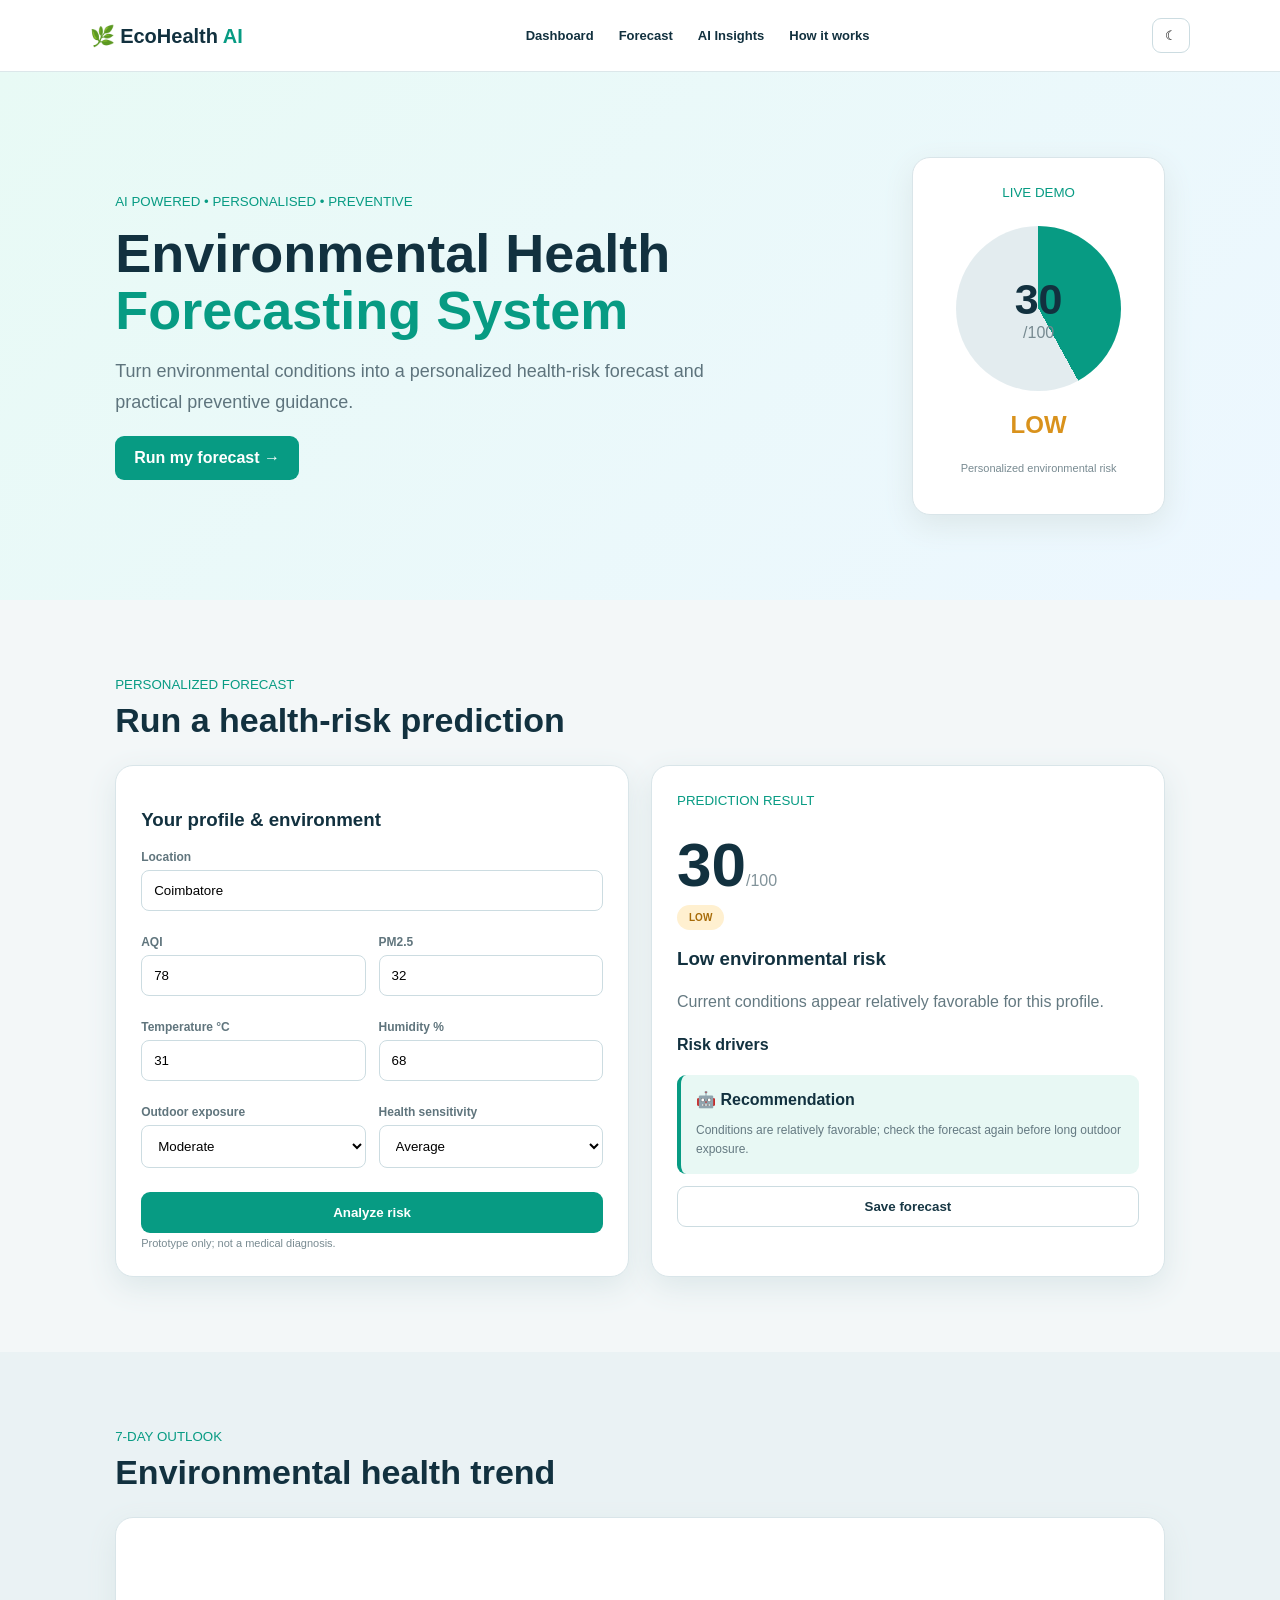
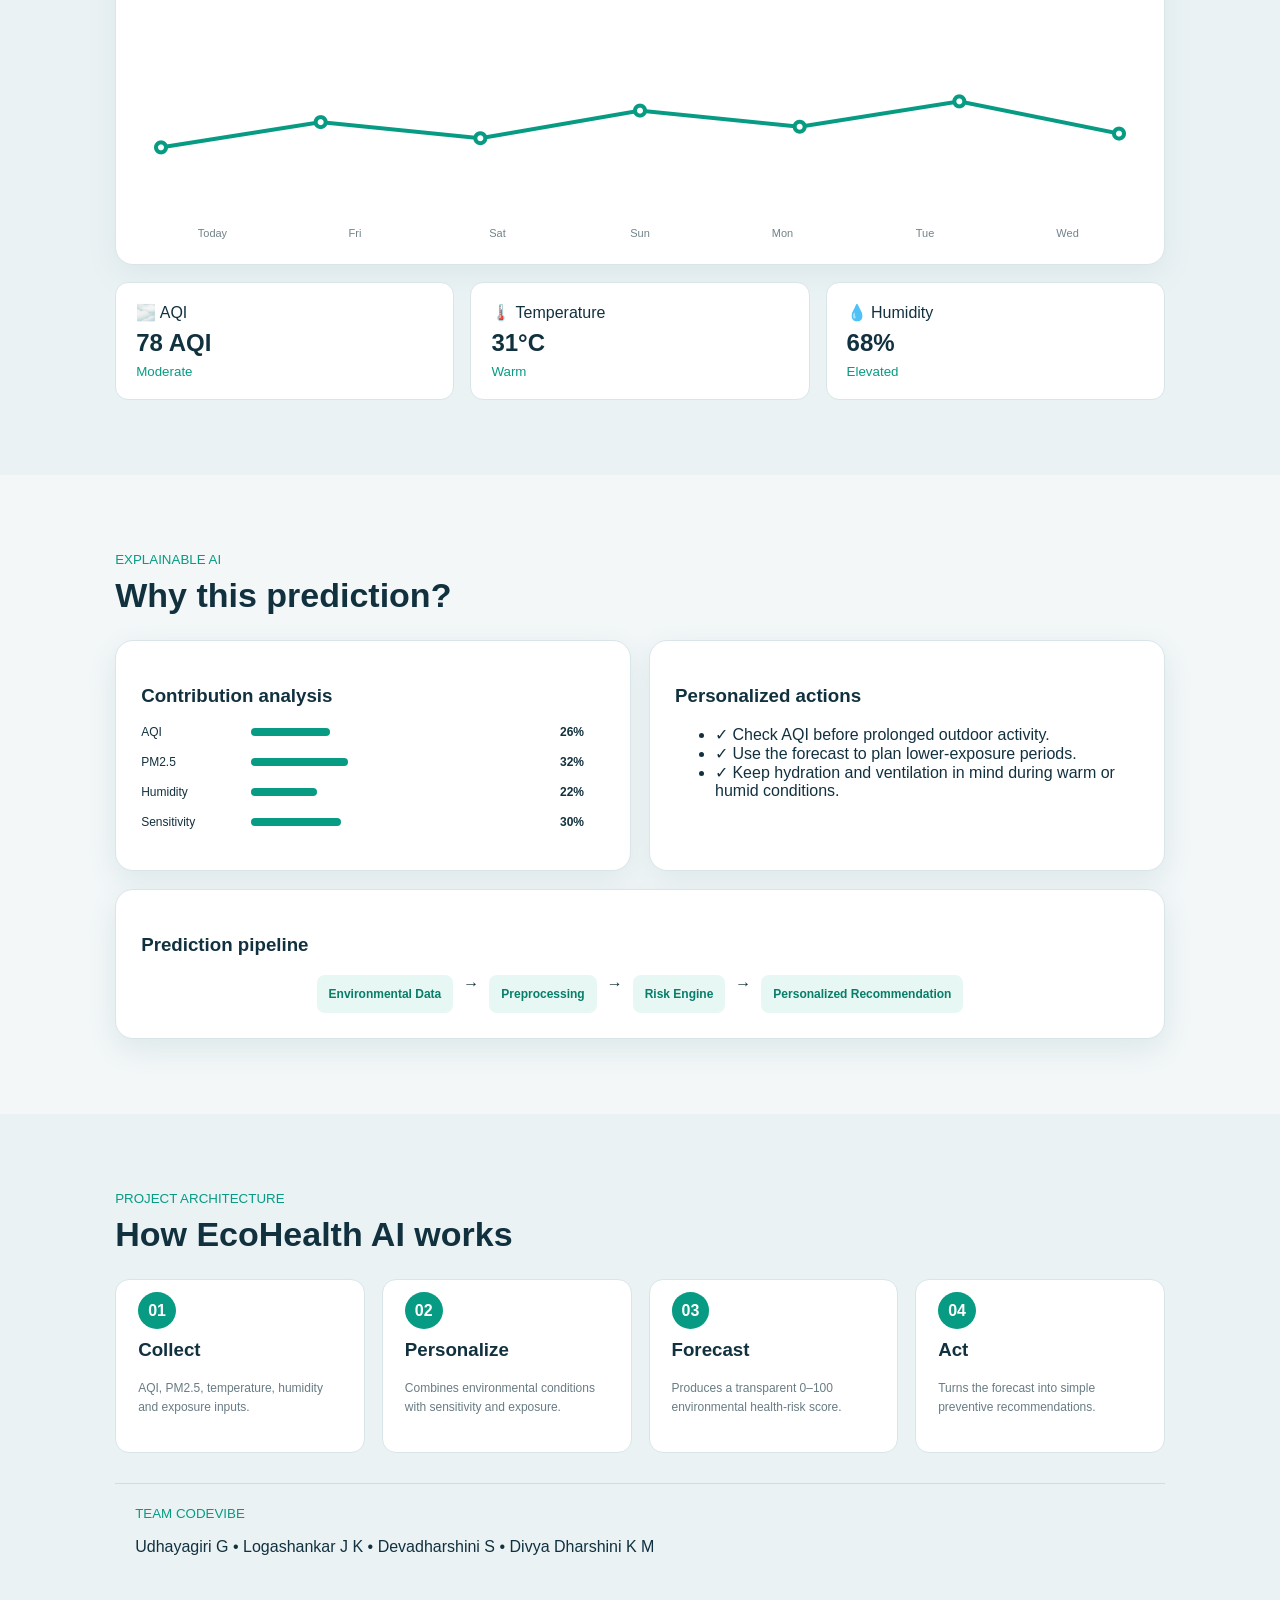
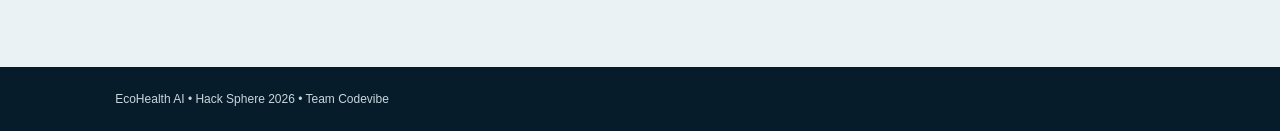
<file: index.html>
<!doctype html><html><head><meta charset="utf-8"><meta name="viewport" content="width=device-width,initial-scale=1"><title>EcoHealth AI</title><link rel="stylesheet" href="style.css"></head><body>
<header><b>🌿 EcoHealth <span>AI</span></b><nav><a href="#dashboard">Dashboard</a><a href="#forecast">Forecast</a><a href="#insights">AI Insights</a><a href="#about">How it works</a></nav><button id="theme">☾</button></header>
<section class="hero"><div><small>AI POWERED • PERSONALISED • PREVENTIVE</small><h1>Environmental Health<br><em>Forecasting System</em></h1><p>Turn environmental conditions into a personalized health-risk forecast and practical preventive guidance.</p><a href="#predict" class="btn">Run my forecast →</a></div><div class="heroCard"><small>LIVE DEMO</small><div class="circle"><strong id="heroScore">42</strong><span>/100</span></div><h2 id="heroRisk">Moderate</h2><p>Personalized environmental risk</p></div></section>

<main>
<section id="predict"><div class="title"><small>PERSONALIZED FORECAST</small><h2>Run a health-risk prediction</h2></div><div class="grid">
<form class="card" id="form"><h3>Your profile & environment</h3>
<label>Location<input id="location" value="Coimbatore"></label>
<div class="two"><label>AQI<input id="aqi" type="number" value="78" min="0" max="500"></label><label>PM2.5<input id="pm" type="number" value="32" min="0" max="300"></label></div>
<div class="two"><label>Temperature °C<input id="temp" type="number" value="31"></label><label>Humidity %<input id="hum" type="number" value="68"></label></div>
<div class="two"><label>Outdoor exposure<select id="exposure"><option value=".7">Low</option><option value="1" selected>Moderate</option><option value="1.3">High</option></select></label><label>Health sensitivity<select id="sensitivity"><option value=".8">Low</option><option value="1" selected>Average</option><option value="1.25">Respiratory</option><option value="1.35">High</option></select></label></div>
<button class="btn full">Analyze risk</button><small class="note">Prototype only; not a medical diagnosis.</small></form>

<div class="card result"><small>PREDICTION RESULT</small><div class="score"><strong id="score">42</strong><span>/100</span></div><div id="badge" class="badge">MODERATE</div><h3 id="message">Moderate environmental risk</h3><p id="desc">The current environment suggests moderate exposure-related risk for this profile.</p><h4>Risk drivers</h4><div id="drivers"></div><div class="recommend"><b>🤖 Recommendation</b><p id="rec">Limit prolonged outdoor exposure during peak pollution hours.</p></div><button id="save" class="secondary full" type="button">Save forecast</button></div></div></section>

<section class="alt" id="forecast"><div class="title"><small>7-DAY OUTLOOK</small><h2>Environmental health trend</h2></div><div class="card"><canvas id="chart"></canvas><div class="days"><span>Today</span><span>Fri</span><span>Sat</span><span>Sun</span><span>Mon</span><span>Tue</span><span>Wed</span></div></div><div class="stats"><div class="stat">🌫️ AQI <b id="aqiStat">78</b><small id="aqiText">Moderate</small></div><div class="stat">🌡️ Temperature <b id="tempStat">31°C</b><small>Warm</small></div><div class="stat">💧 Humidity <b id="humStat">68%</b><small>Elevated</small></div></div></section>

<section id="insights"><div class="title"><small>EXPLAINABLE AI</small><h2>Why this prediction?</h2></div><div class="insights"><div class="card"><h3>Contribution analysis</h3><div class="factor"><span>AQI</span><i id="f1"></i><b id="p1">0%</b></div><div class="factor"><span>PM2.5</span><i id="f2"></i><b id="p2">0%</b></div><div class="factor"><span>Humidity</span><i id="f3"></i><b id="p3">0%</b></div><div class="factor"><span>Sensitivity</span><i id="f4"></i><b id="p4">0%</b></div></div>
<div class="card"><h3>Personalized actions</h3><ul id="actions"><li>Run the forecast to generate actions.</li></ul></div><div class="card wide"><h3>Prediction pipeline</h3><div class="pipeline"><b>Environmental Data</b> → <b>Preprocessing</b> → <b>Risk Engine</b> → <b>Personalized Recommendation</b></div></div></div></section>

<section class="alt" id="about"><div class="title"><small>PROJECT ARCHITECTURE</small><h2>How EcoHealth AI works</h2></div><div class="steps"><div><b>01</b><h3>Collect</h3><p>AQI, PM2.5, temperature, humidity and exposure inputs.</p></div><div><b>02</b><h3>Personalize</h3><p>Combines environmental conditions with sensitivity and exposure.</p></div><div><b>03</b><h3>Forecast</h3><p>Produces a transparent 0–100 environmental health-risk score.</p></div><div><b>04</b><h3>Act</h3><p>Turns the forecast into simple preventive recommendations.</p></div></div><div class="team"><small>TEAM CODEVIBE</small><p>Udhayagiri G • Logashankar J K • Devadharshini S • Divya Dharshini K M</p></div></section>
</main><footer>EcoHealth AI • Hack Sphere 2026 • Team Codevibe</footer><script src="script.js"></script></body></html>
</file>
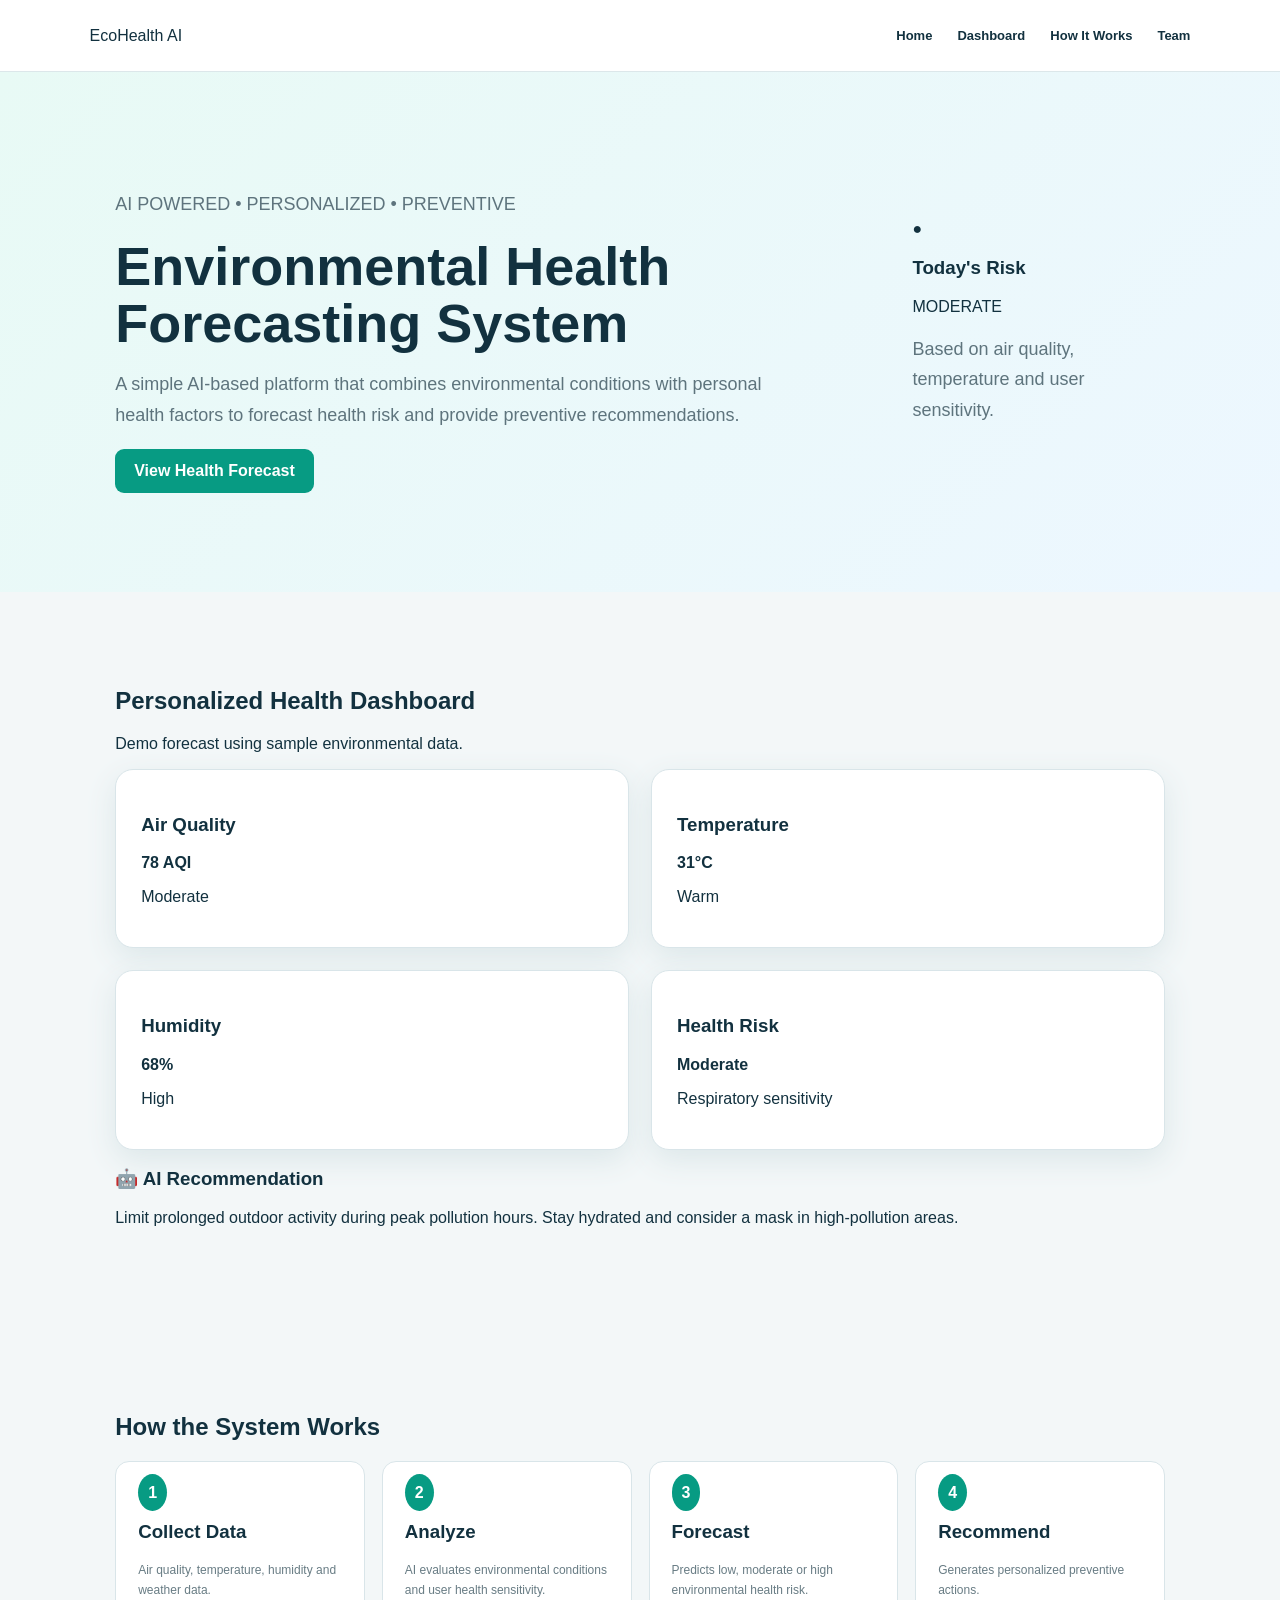
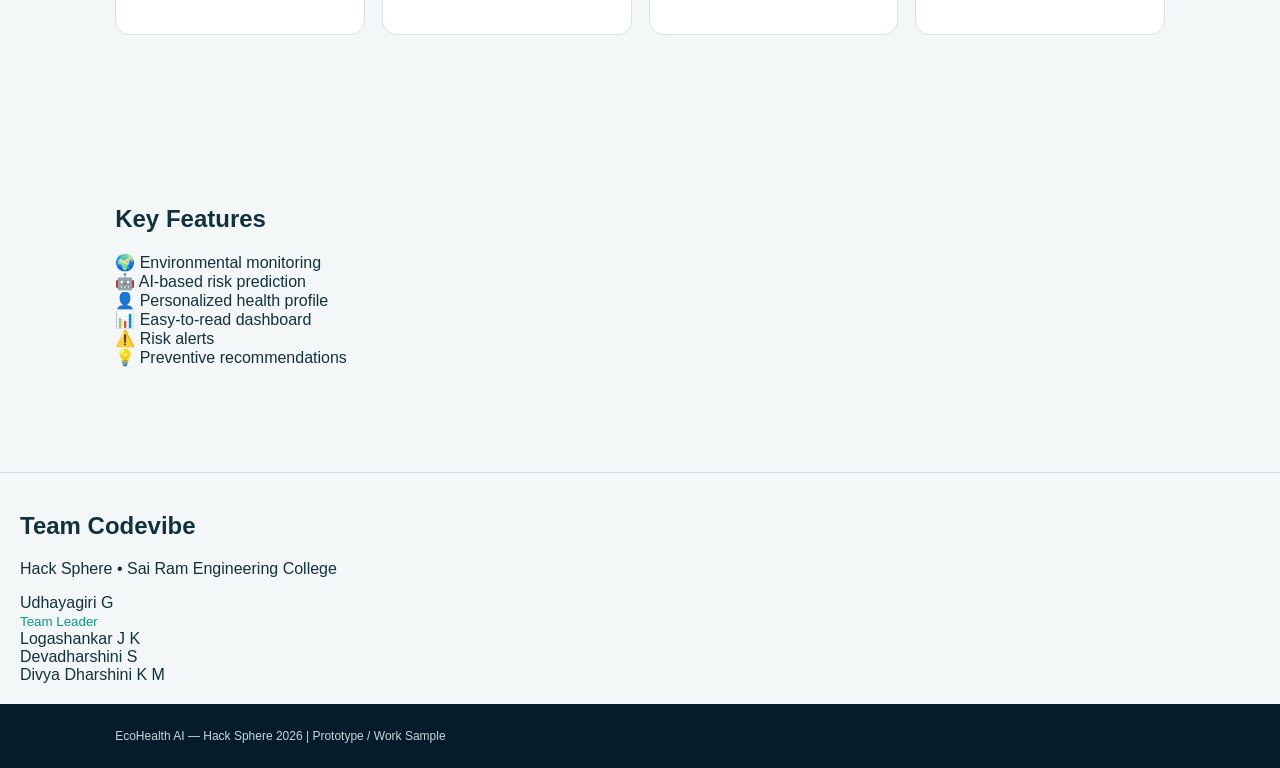
<file: index[1].html>
<!DOCTYPE html>
<html lang="en">
<head>
<meta charset="UTF-8">
<meta name="viewport" content="width=device-width, initial-scale=1.0">
<title>EcoHealth AI | Environmental Health Forecasting</title>
<link rel="stylesheet" href="style.css">
</head>
<body>
<header>
  <div class="logo">EcoHealth <span>AI</span></div>
  <nav>
    <a href="#home">Home</a>
    <a href="#dashboard">Dashboard</a>
    <a href="#how">How It Works</a>
    <a href="#team">Team</a>
  </nav>
</header>

<section class="hero" id="home">
  <div>
    <p class="tag">AI POWERED • PERSONALIZED • PREVENTIVE</p>
    <h1>Environmental Health<br><span>Forecasting System</span></h1>
    <p class="intro">A simple AI-based platform that combines environmental conditions with personal health factors to forecast health risk and provide preventive recommendations.</p>
    <a class="btn" href="#dashboard">View Health Forecast</a>
  </div>
  <div class="hero-card">
    <div class="pulse">●</div>
    <h3>Today's Risk</h3>
    <div class="risk">MODERATE</div>
    <p>Based on air quality, temperature and user sensitivity.</p>
  </div>
</section>

<section class="section" id="dashboard">
<h2>Personalized Health Dashboard</h2>
<p class="sub">Demo forecast using sample environmental data.</p>
<div class="grid">
  <div class="card"><h3>Air Quality</h3><strong>78 AQI</strong><p>Moderate</p></div>
  <div class="card"><h3>Temperature</h3><strong>31°C</strong><p>Warm</p></div>
  <div class="card"><h3>Humidity</h3><strong>68%</strong><p>High</p></div>
  <div class="card"><h3>Health Risk</h3><strong>Moderate</strong><p>Respiratory sensitivity</p></div>
</div>
<div class="recommendation">
  <h3>🤖 AI Recommendation</h3>
  <p>Limit prolonged outdoor activity during peak pollution hours. Stay hydrated and consider a mask in high-pollution areas.</p>
</div>
</section>

<section class="section light" id="how">
<h2>How the System Works</h2>
<div class="steps">
  <div><b>1</b><h3>Collect Data</h3><p>Air quality, temperature, humidity and weather data.</p></div>
  <div><b>2</b><h3>Analyze</h3><p>AI evaluates environmental conditions and user health sensitivity.</p></div>
  <div><b>3</b><h3>Forecast</h3><p>Predicts low, moderate or high environmental health risk.</p></div>
  <div><b>4</b><h3>Recommend</h3><p>Generates personalized preventive actions.</p></div>
</div>
</section>

<section class="section">
<h2>Key Features</h2>
<div class="features">
  <div>🌍 Environmental monitoring</div>
  <div>🤖 AI-based risk prediction</div>
  <div>👤 Personalized health profile</div>
  <div>📊 Easy-to-read dashboard</div>
  <div>⚠️ Risk alerts</div>
  <div>💡 Preventive recommendations</div>
</div>
</section>

<section class="section team" id="team">
<h2>Team Codevibe</h2>
<p>Hack Sphere • Sai Ram Engineering College</p>
<div class="members">
  <div>Udhayagiri G<br><small>Team Leader</small></div>
  <div>Logashankar J K</div>
  <div>Devadharshini S</div>
  <div>Divya Dharshini K M</div>
</div>
</section>

<footer>EcoHealth AI — Hack Sphere 2026 | Prototype / Work Sample</footer>
</body>
</html>
</file>
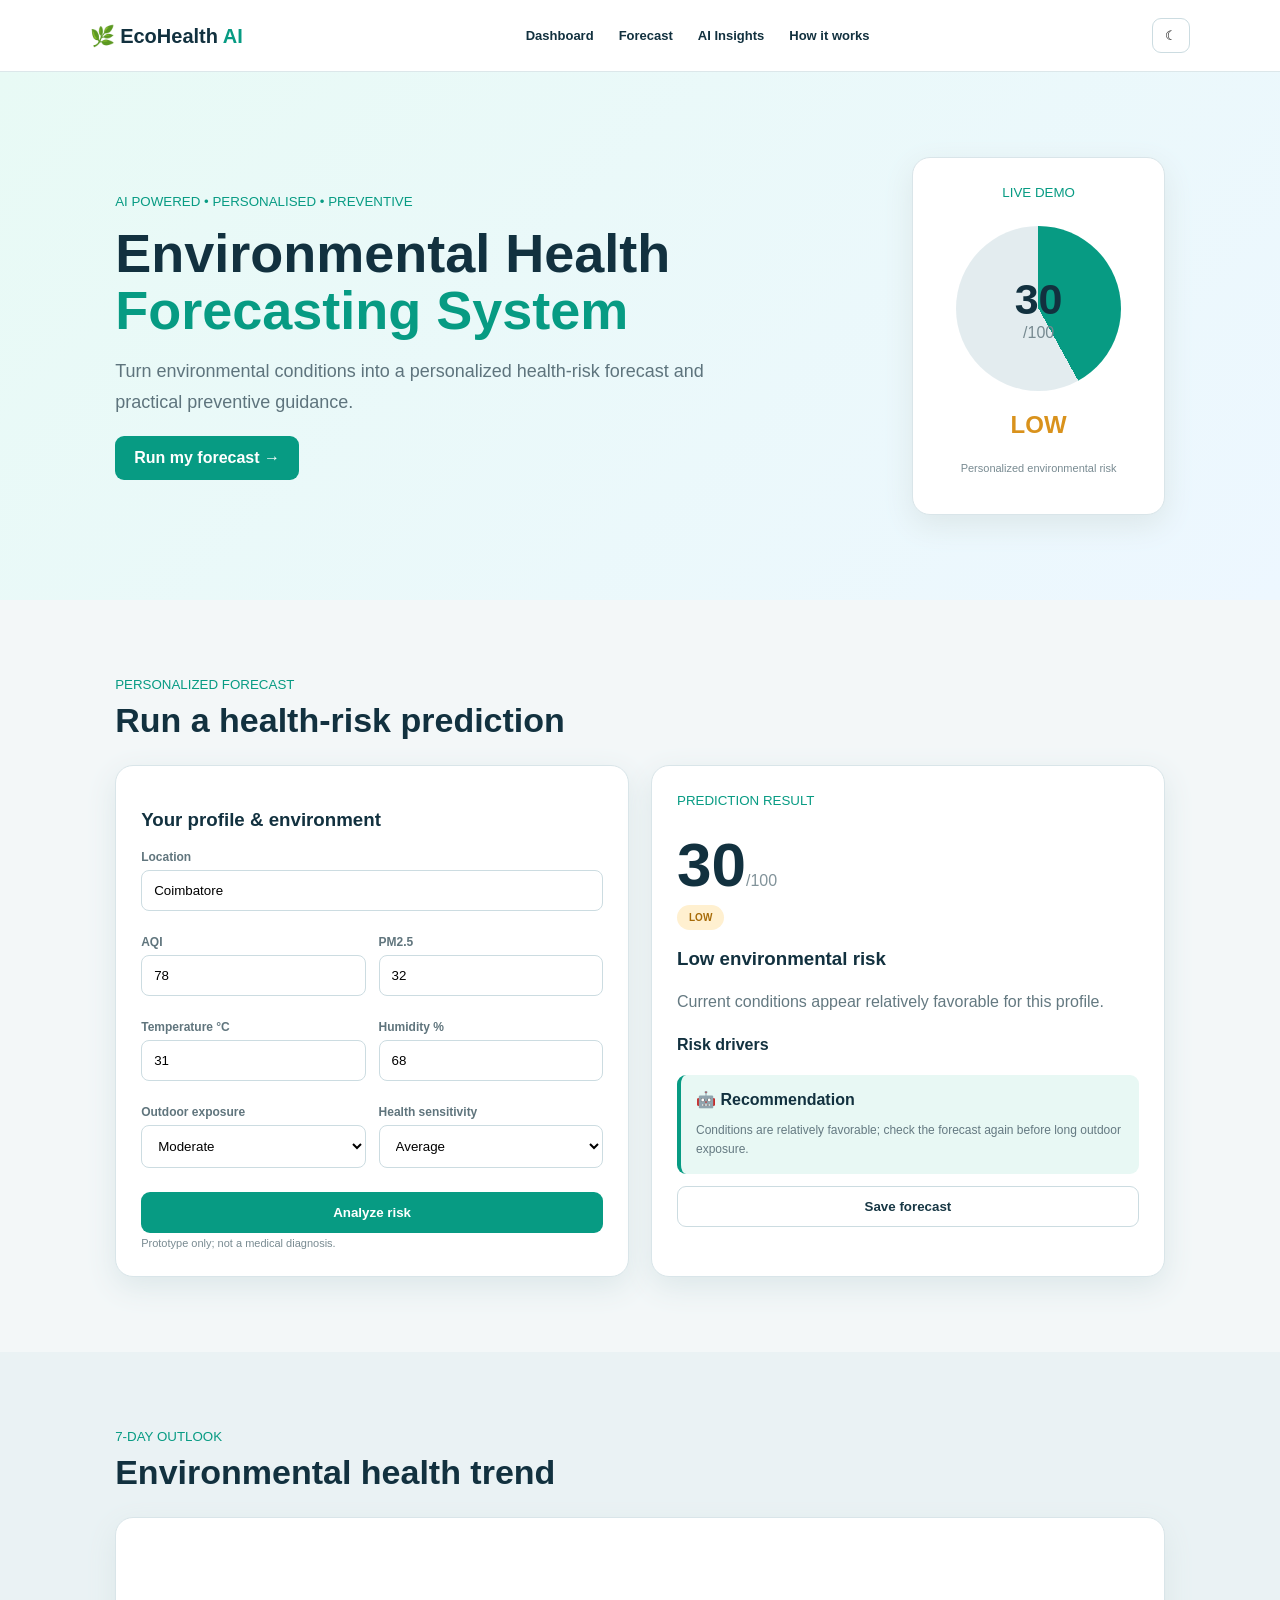
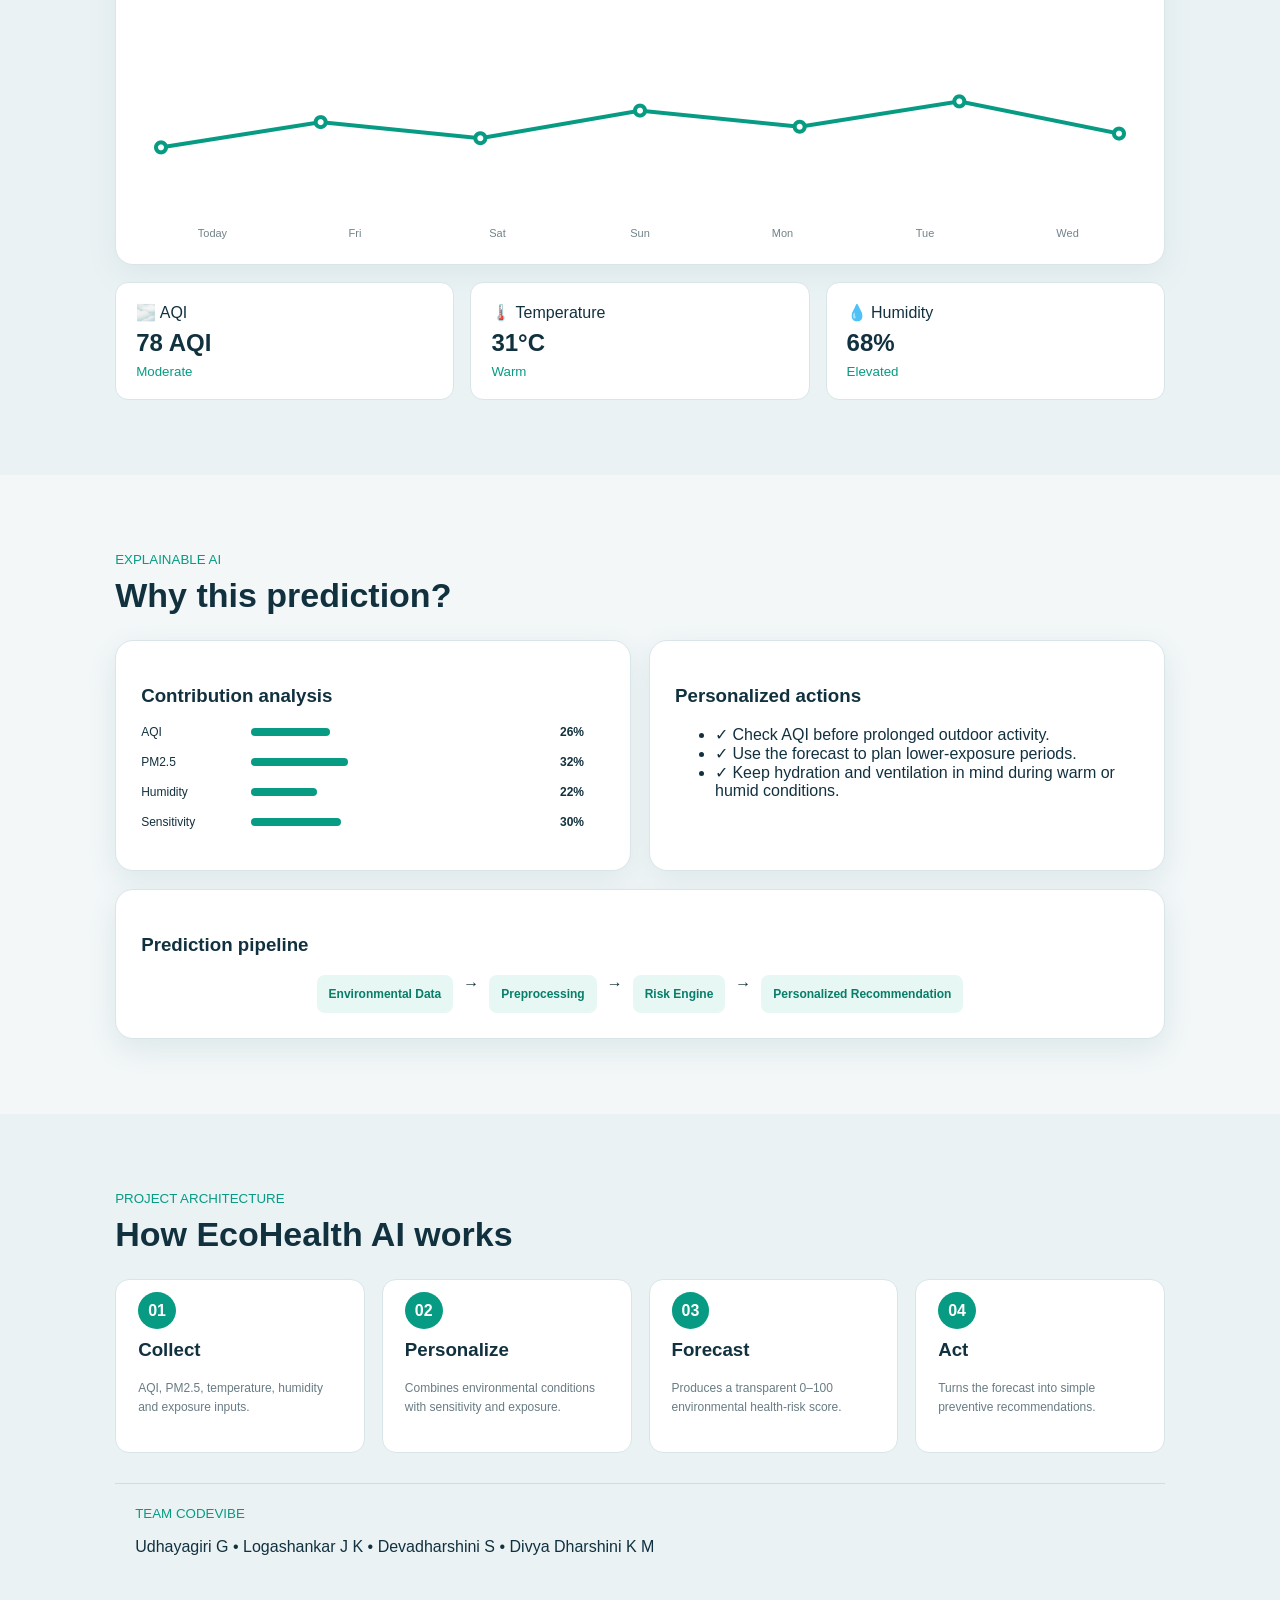
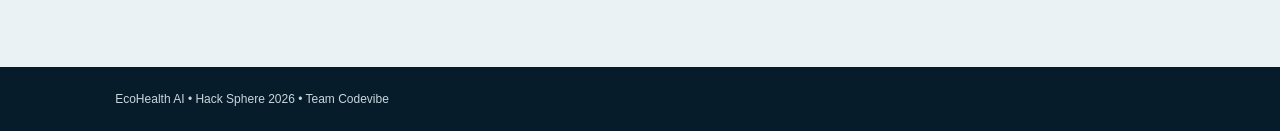
<file: index[2].html>
<!doctype html><html><head><meta charset="utf-8"><meta name="viewport" content="width=device-width,initial-scale=1"><title>EcoHealth AI</title><link rel="stylesheet" href="style.css"></head><body>
<header><b>🌿 EcoHealth <span>AI</span></b><nav><a href="#dashboard">Dashboard</a><a href="#forecast">Forecast</a><a href="#insights">AI Insights</a><a href="#about">How it works</a></nav><button id="theme">☾</button></header>
<section class="hero"><div><small>AI POWERED • PERSONALISED • PREVENTIVE</small><h1>Environmental Health<br><em>Forecasting System</em></h1><p>Turn environmental conditions into a personalized health-risk forecast and practical preventive guidance.</p><a href="#predict" class="btn">Run my forecast →</a></div><div class="heroCard"><small>LIVE DEMO</small><div class="circle"><strong id="heroScore">42</strong><span>/100</span></div><h2 id="heroRisk">Moderate</h2><p>Personalized environmental risk</p></div></section>

<main>
<section id="predict"><div class="title"><small>PERSONALIZED FORECAST</small><h2>Run a health-risk prediction</h2></div><div class="grid">
<form class="card" id="form"><h3>Your profile & environment</h3>
<label>Location<input id="location" value="Coimbatore"></label>
<div class="two"><label>AQI<input id="aqi" type="number" value="78" min="0" max="500"></label><label>PM2.5<input id="pm" type="number" value="32" min="0" max="300"></label></div>
<div class="two"><label>Temperature °C<input id="temp" type="number" value="31"></label><label>Humidity %<input id="hum" type="number" value="68"></label></div>
<div class="two"><label>Outdoor exposure<select id="exposure"><option value=".7">Low</option><option value="1" selected>Moderate</option><option value="1.3">High</option></select></label><label>Health sensitivity<select id="sensitivity"><option value=".8">Low</option><option value="1" selected>Average</option><option value="1.25">Respiratory</option><option value="1.35">High</option></select></label></div>
<button class="btn full">Analyze risk</button><small class="note">Prototype only; not a medical diagnosis.</small></form>

<div class="card result"><small>PREDICTION RESULT</small><div class="score"><strong id="score">42</strong><span>/100</span></div><div id="badge" class="badge">MODERATE</div><h3 id="message">Moderate environmental risk</h3><p id="desc">The current environment suggests moderate exposure-related risk for this profile.</p><h4>Risk drivers</h4><div id="drivers"></div><div class="recommend"><b>🤖 Recommendation</b><p id="rec">Limit prolonged outdoor exposure during peak pollution hours.</p></div><button id="save" class="secondary full" type="button">Save forecast</button></div></div></section>

<section class="alt" id="forecast"><div class="title"><small>7-DAY OUTLOOK</small><h2>Environmental health trend</h2></div><div class="card"><canvas id="chart"></canvas><div class="days"><span>Today</span><span>Fri</span><span>Sat</span><span>Sun</span><span>Mon</span><span>Tue</span><span>Wed</span></div></div><div class="stats"><div class="stat">🌫️ AQI <b id="aqiStat">78</b><small id="aqiText">Moderate</small></div><div class="stat">🌡️ Temperature <b id="tempStat">31°C</b><small>Warm</small></div><div class="stat">💧 Humidity <b id="humStat">68%</b><small>Elevated</small></div></div></section>

<section id="insights"><div class="title"><small>EXPLAINABLE AI</small><h2>Why this prediction?</h2></div><div class="insights"><div class="card"><h3>Contribution analysis</h3><div class="factor"><span>AQI</span><i id="f1"></i><b id="p1">0%</b></div><div class="factor"><span>PM2.5</span><i id="f2"></i><b id="p2">0%</b></div><div class="factor"><span>Humidity</span><i id="f3"></i><b id="p3">0%</b></div><div class="factor"><span>Sensitivity</span><i id="f4"></i><b id="p4">0%</b></div></div>
<div class="card"><h3>Personalized actions</h3><ul id="actions"><li>Run the forecast to generate actions.</li></ul></div><div class="card wide"><h3>Prediction pipeline</h3><div class="pipeline"><b>Environmental Data</b> → <b>Preprocessing</b> → <b>Risk Engine</b> → <b>Personalized Recommendation</b></div></div></div></section>

<section class="alt" id="about"><div class="title"><small>PROJECT ARCHITECTURE</small><h2>How EcoHealth AI works</h2></div><div class="steps"><div><b>01</b><h3>Collect</h3><p>AQI, PM2.5, temperature, humidity and exposure inputs.</p></div><div><b>02</b><h3>Personalize</h3><p>Combines environmental conditions with sensitivity and exposure.</p></div><div><b>03</b><h3>Forecast</h3><p>Produces a transparent 0–100 environmental health-risk score.</p></div><div><b>04</b><h3>Act</h3><p>Turns the forecast into simple preventive recommendations.</p></div></div><div class="team"><small>TEAM CODEVIBE</small><p>Udhayagiri G • Logashankar J K • Devadharshini S • Divya Dharshini K M</p></div></section>
</main><footer>EcoHealth AI • Hack Sphere 2026 • Team Codevibe</footer><script src="script.js"></script></body></html>
</file>
<file: style.css>
*{box-sizing:border-box}html{scroll-behavior:smooth}body{margin:0;font-family:Arial,sans-serif;background:#f3f7f8;color:#12313f}header{height:72px;padding:0 7%;display:flex;align-items:center;justify-content:space-between;background:#fff;border-bottom:1px solid #dce7ea;position:sticky;top:0;z-index:5}header>b{font-size:20px}header>b span,small{color:#079b83}nav{display:flex;gap:25px}nav a{color:inherit;text-decoration:none;font-weight:bold;font-size:13px}header button{border:1px solid #ccdce1;background:white;border-radius:9px;padding:9px 12px}.hero{padding:85px 9%;display:grid;grid-template-columns:1.5fr .5fr;gap:40px;align-items:center;background:linear-gradient(135deg,#e8faf5,#edf7ff);min-height:520px}.hero h1{font-size:54px;line-height:1.05;margin:15px 0}.hero em{font-style:normal;color:#079b83}.hero p{max-width:650px;color:#5e747d;font-size:18px;line-height:1.7}.btn{display:inline-block;background:#079b83;color:white;border:0;border-radius:9px;padding:13px 19px;text-decoration:none;font-weight:bold;cursor:pointer}.heroCard,.card{background:white;border:1px solid #d9e5e9;border-radius:18px;padding:25px;box-shadow:0 10px 30px #dce7e9}.heroCard{text-align:center}.circle{width:165px;height:165px;margin:25px auto 10px;border-radius:50%;display:grid;place-content:center;background:conic-gradient(#079b83 42%,#e3ecef 0)}.circle:before{content:"";position:absolute}.circle strong{font-size:43px}.circle span{color:#778a91}.heroCard h2{color:#d9921c}.heroCard p,.note{font-size:11px;color:#788a91}section{padding:75px 9%}.alt{background:#eaf2f4}.title{margin-bottom:25px}.title h2{font-size:34px;margin:8px 0}.grid{display:grid;grid-template-columns:1fr 1fr;gap:22px}.two{display:grid;grid-template-columns:1fr 1fr;gap:13px}label{display:block;font-size:12px;font-weight:bold;color:#60757d;margin:12px 0}input,select{width:100%;padding:12px;margin-top:6px;border:1px solid #ccdce1;border-radius:8px;background:white}.full{width:100%;margin-top:12px}.score strong{font-size:62px}.score span{color:#82939a}.score{margin:20px 0 5px}.badge{display:inline-block;padding:7px 12px;border-radius:20px;background:#fff0d0;color:#a76b08;font-size:10px;font-weight:bold}.result p{color:#647981;line-height:1.6}.factor{display:grid;grid-template-columns:100px 1fr 45px;gap:10px;align-items:center;margin:16px 0;font-size:12px}.factor i{height:8px;background:#079b83;border-radius:10px;width:30%;display:block}.recommend{padding:15px;background:#e8f8f4;border-left:4px solid #079b83;border-radius:9px;margin-top:20px}.recommend p{font-size:12px;margin-bottom:0}.secondary{background:white;color:#173744;border:1px solid #ccdce1;border-radius:9px;padding:12px;font-weight:bold;cursor:pointer}.card canvas{width:100%;height:280px}.days{display:grid;grid-template-columns:repeat(7,1fr);font-size:11px;color:#71838a;text-align:center}.stats{display:grid;grid-template-columns:repeat(3,1fr);gap:16px;margin-top:17px}.stat{background:white;padding:20px;border-radius:13px;border:1px solid #d9e5e9}.stat b,.stat small{display:block;margin-top:7px}.stat b{font-size:24px}.insights{display:grid;grid-template-columns:1fr 1fr;gap:18px}.wide{grid-column:1/-1}.pipeline{display:flex;justify-content:center;gap:10px;flex-wrap:wrap}.pipeline b{background:#e7f7f3;color:#087d69;padding:12px;border-radius:8px;font-size:12px}.steps{display:grid;grid-template-columns:repeat(4,1fr);gap:17px}.steps>div{background:white;padding:22px;border-radius:14px;border:1px solid #d9e5e9}.steps b{background:#079b83;color:white;border-radius:50%;padding:10px}.steps p{color:#687c84;font-size:12px;line-height:1.6}.team{margin-top:30px;padding:20px;border-top:1px solid #cfdee2}footer{padding:25px 9%;background:#071c2a;color:#c7d7dc;font-size:12px}body.dark{background:#08151e;color:#e8f2f5}body.dark header,.dark .card,.dark .heroCard,.dark .stat{background:#0e2530;color:#e8f2f5;border-color:#23414d}body.dark input,body.dark select,body.dark .secondary,body.dark header button{background:#091a24;color:white;border-color:#294651}.dark .alt{background:#0a1d28}.dark .hero{background:#071b26}.dark .hero p,.dark .result p{color:#9cb0b8}@media(max-width:800px){nav{display:none}.hero,.grid,.insights{grid-template-columns:1fr}.steps,.stats{grid-template-columns:1fr 1fr}.hero h1{font-size:40px}.wide{grid-column:auto}}@media(max-width:500px){.steps,.stats,.two{grid-template-columns:1fr}section{padding:55px 6%}.hero{padding:60px 6%}}
</file>
